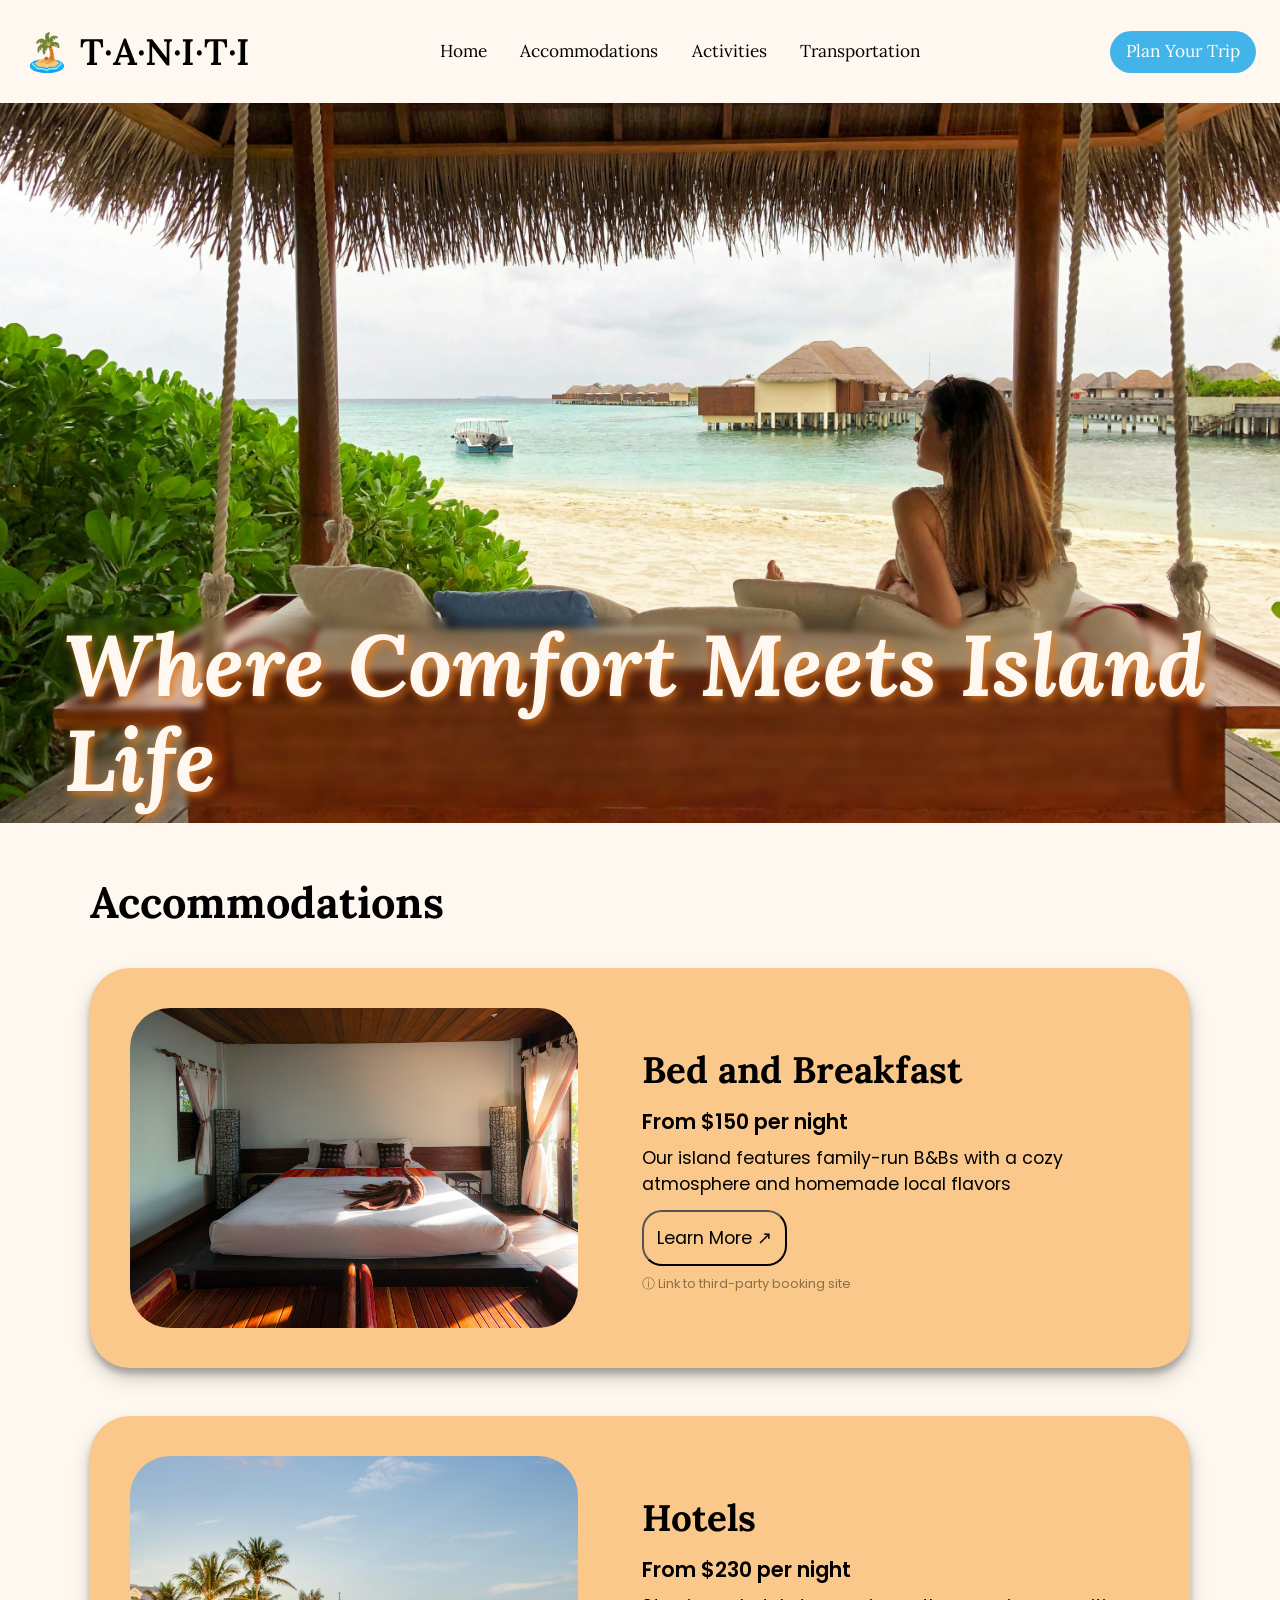
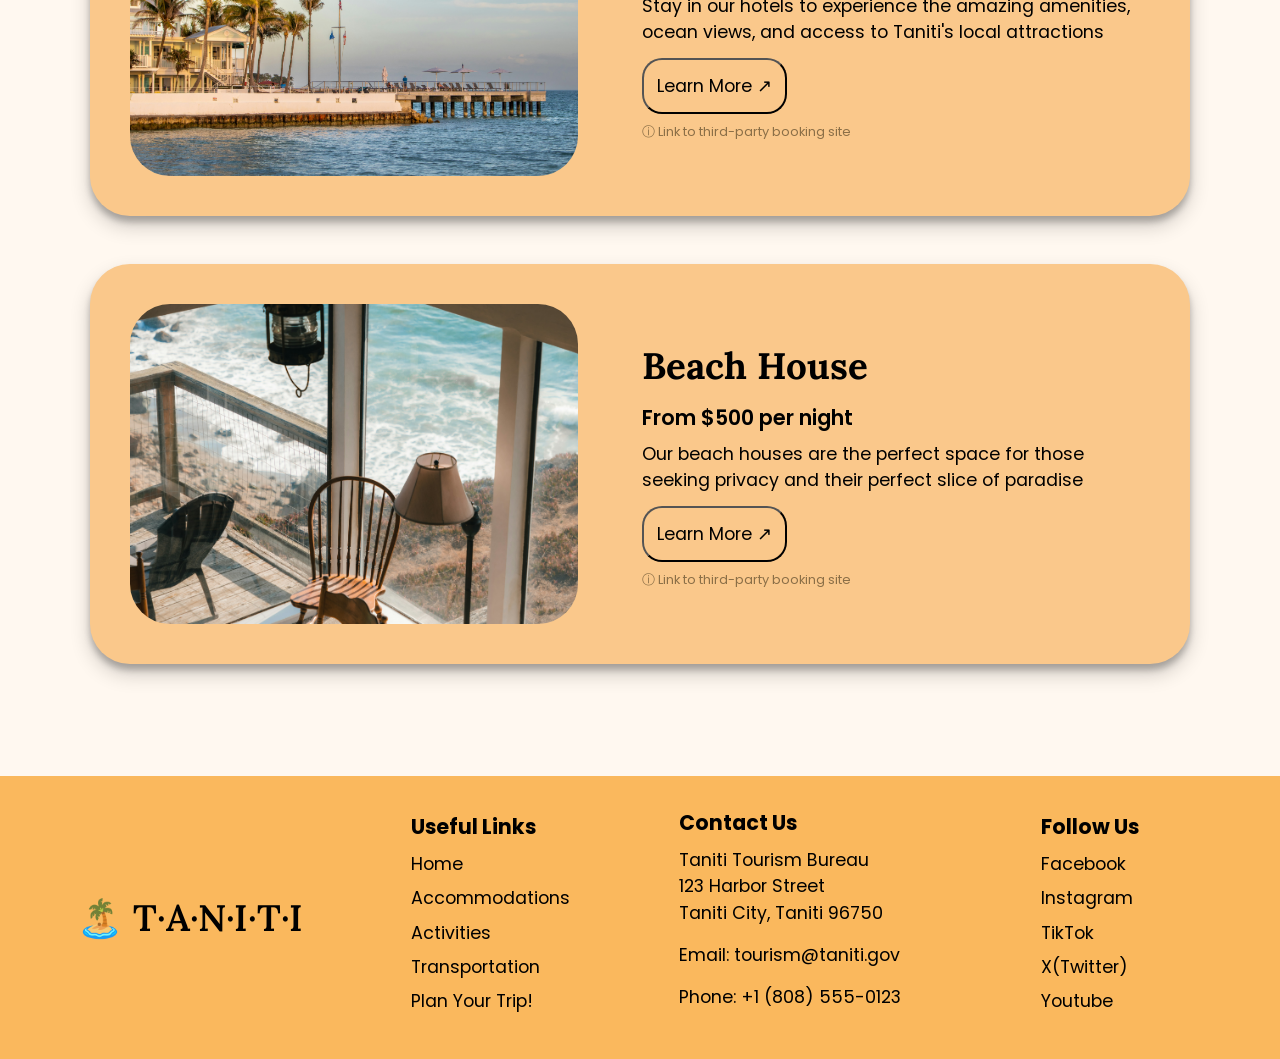
<file: travel-website/accommodations.html>
<!DOCTYPE html>
<html lang="en">
<head>
    <meta charset="UTF-8">
    <meta name="viewport" content="width=device-width, initial-scale=1.0">
    <link rel="stylesheet" href="style.css" >
    <title>Taniti Accommodations</title>
</head>
<body>
    <nav>
        <div class="navbar-container">
            <a href="index.html"><div id="logo">🏝️ T&#183;A&#183;N&#183;I&#183;T&#183;I</div></a>
            <ul>
                <li><a href="index.html">Home</a></li>
                <li><a href="accommodations.html">Accommodations</a></li>
                <li><a href="activities.html">Activities</a></li>
                <li><a href="transportation.html">Transportation</a></li>
            </ul>
            <a href="booking.html"><button class="cta-nav">Plan Your Trip</button></a>
        </div>

        <div class="hamburger">&#9776;</div>
    </nav>

    <section class="hero accommo-hero">
        <div class="home-hero-content">
            <h1>Where Comfort Meets Island Life</h1>
        </div>
    </section>

    <section class="page-content">
        <h2>Accommodations</h2>

        <div class="accommo-cards page-cards">
            <img src="images/accommo-bb.jpg" alt="photo of a room with a bed and a window with sunglight streaming in">
            <div class="flex-accommo">
                <h3 class="card-heading">Bed and Breakfast</h3>
                <p class="subheading">From $150 per night</p>
                <p class="subtext">Our island features family-run B&Bs with a cozy atmosphere and homemade local flavors</p>
                <button class="page-button">Learn More &nearr;</button>
                <p class="disclaimer">&#9432; Link to third-party booking site</p>
            </div>
        </div>

        <div class="accommo-cards page-cards">
            <img src="images/accommo-hotel.jpg" alt="photo of a room with a bed and a window with sunglight streaming in">
            <div class="flex-accommo">
                <h3 class="card-heading">Hotels</h3>
                <p class="subheading">From $230 per night</p>
                <p class="subtext">Stay in our hotels to experience the amazing amenities, ocean views, and access to Taniti's local attractions</p>
                <button class="page-button">Learn More &nearr;</button>
                <p class="disclaimer">&#9432; Link to third-party booking site</p>
            </div>
        </div>


        <div class="accommo-cards page-cards">
            <img src="images/accommo-beach-house.jpg" alt="photo of a room with a bed and a window with sunglight streaming in">
            <div class="flex-accommo">
                <h3 class="card-heading">Beach House</h3>
                <p class="subheading">From $500 per night</p>
                <p class="subtext">Our beach houses are the perfect space for those seeking privacy and their perfect slice of paradise</p>
                <button class="page-button">Learn More &nearr;</button>
                <p class="disclaimer">&#9432; Link to third-party booking site</p>
            </div>
        </div>
    </section>

    <footer>
        <div class="footer-container">
            
            <div class="column">
                <div id="logo">🏝️ T&#183;A&#183;N&#183;I&#183;T&#183;I</div>
            </div>
            <div class="column">
                <h3>Useful Links</h3>
                <ul>
                    <li><a href="index.html">Home</a></li>
                    <li><a href="accommodations.html">Accommodations</a></li>
                    <li><a href="activities.html">Activities</a></li>
                    <li><a href="transportation.html">Transportation</a></li>
                    <li><a href="booking.html">Plan Your Trip!</a></li>
                </ul>
            </div>
            <div class="column">
                <h3>Contact Us</h3>
                <p class="footer-margin">
                    Taniti Tourism Bureau<br>
                    123 Harbor Street<br>
                    Taniti City, Taniti 96750
                </p>
                <p class="footer-margin">
                    Email: <a href="#">tourism@taniti.gov</a>
                </p>
                <p class="footer-margin">
                    Phone: +1 (808) 555-0123
                </p>
            </div>
            <div class="column">
                <h3>Follow Us</h3>
                <ul>
                    <li><a href="#">Facebook</a></li>
                    <li><a href="#">Instagram</a></li>
                    <li><a href="#">TikTok</a></li>
                    <li><a href="#">X(Twitter)</a></li>
                    <li><a href="#">Youtube</a></li>
                </ul>
            </div>
        </div>
    </footer>

    <script>
        const hamburger = document.querySelector('.hamburger');
        const navBarContainer = document.querySelector('.navbar-container');

        hamburger.addEventListener('click', () => {
            navBarContainer.classList.toggle('active');
        });
    </script>
</body>
</html>
</file>
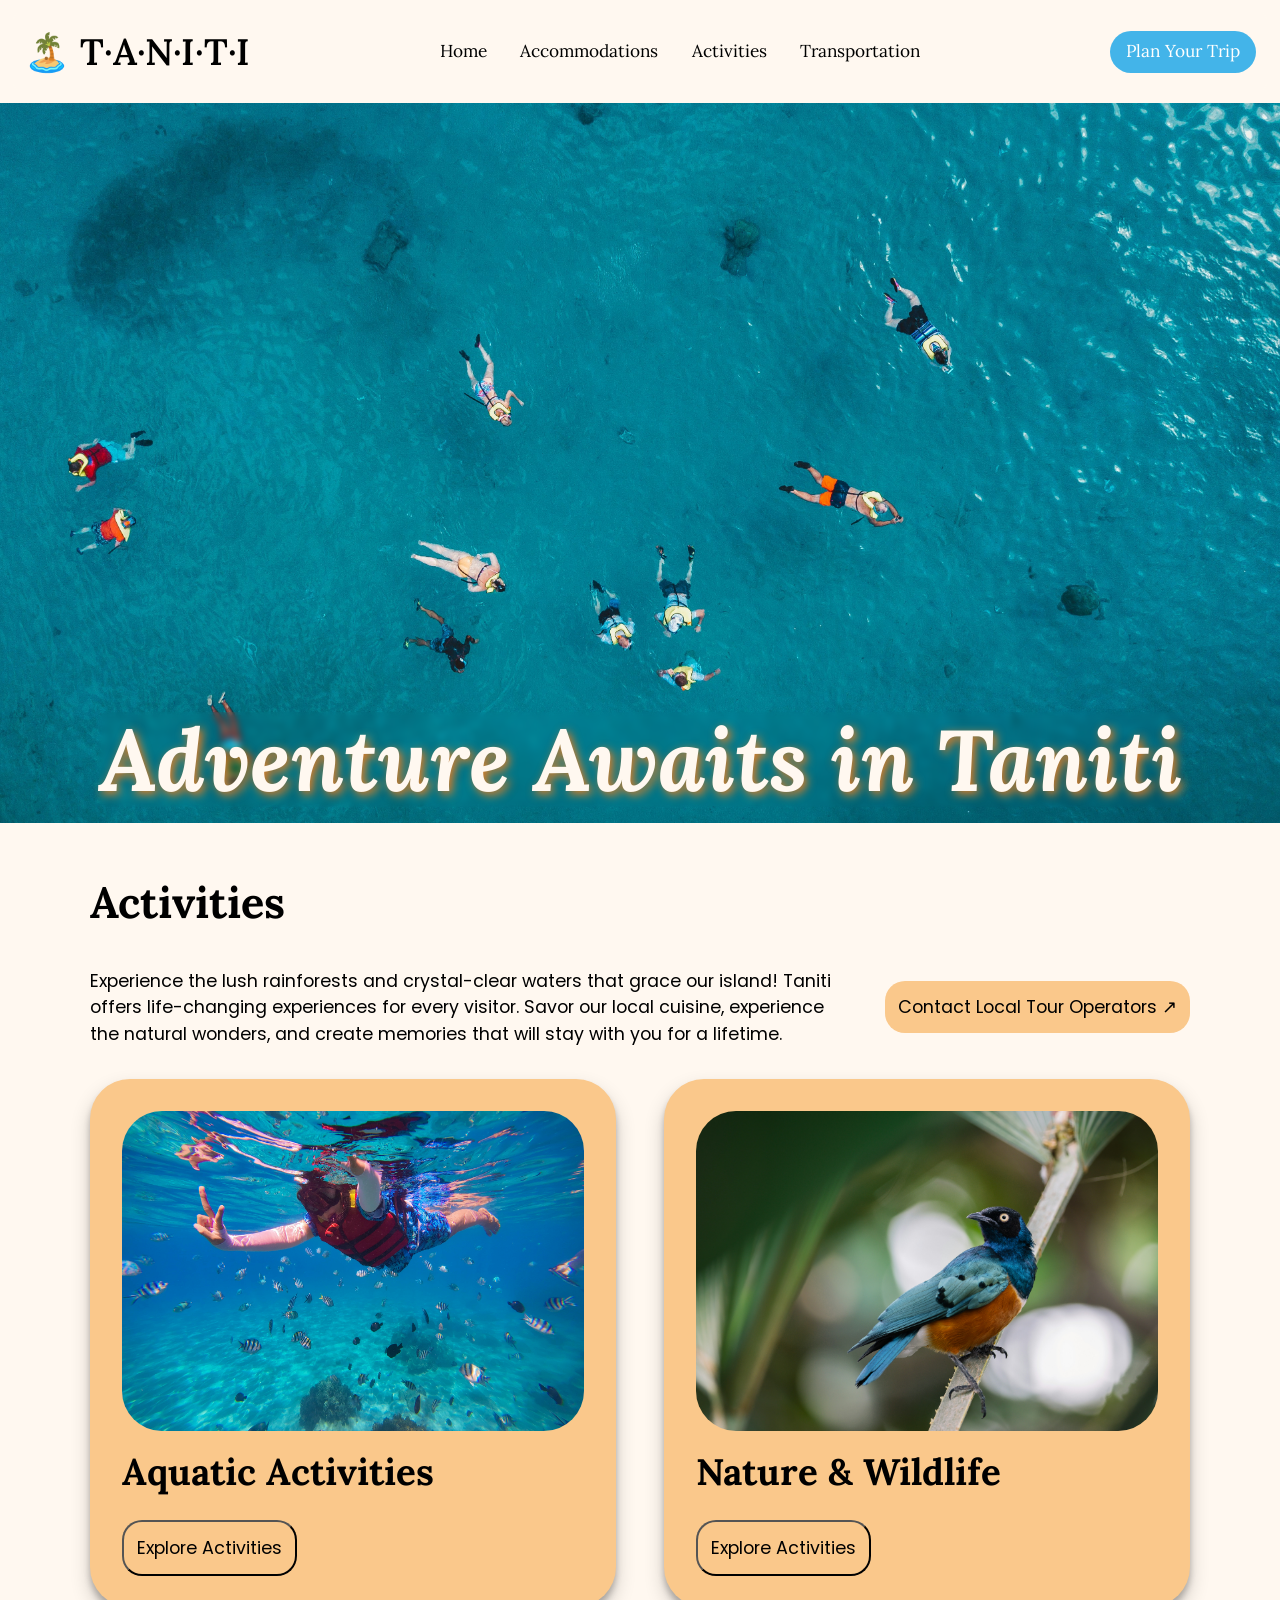
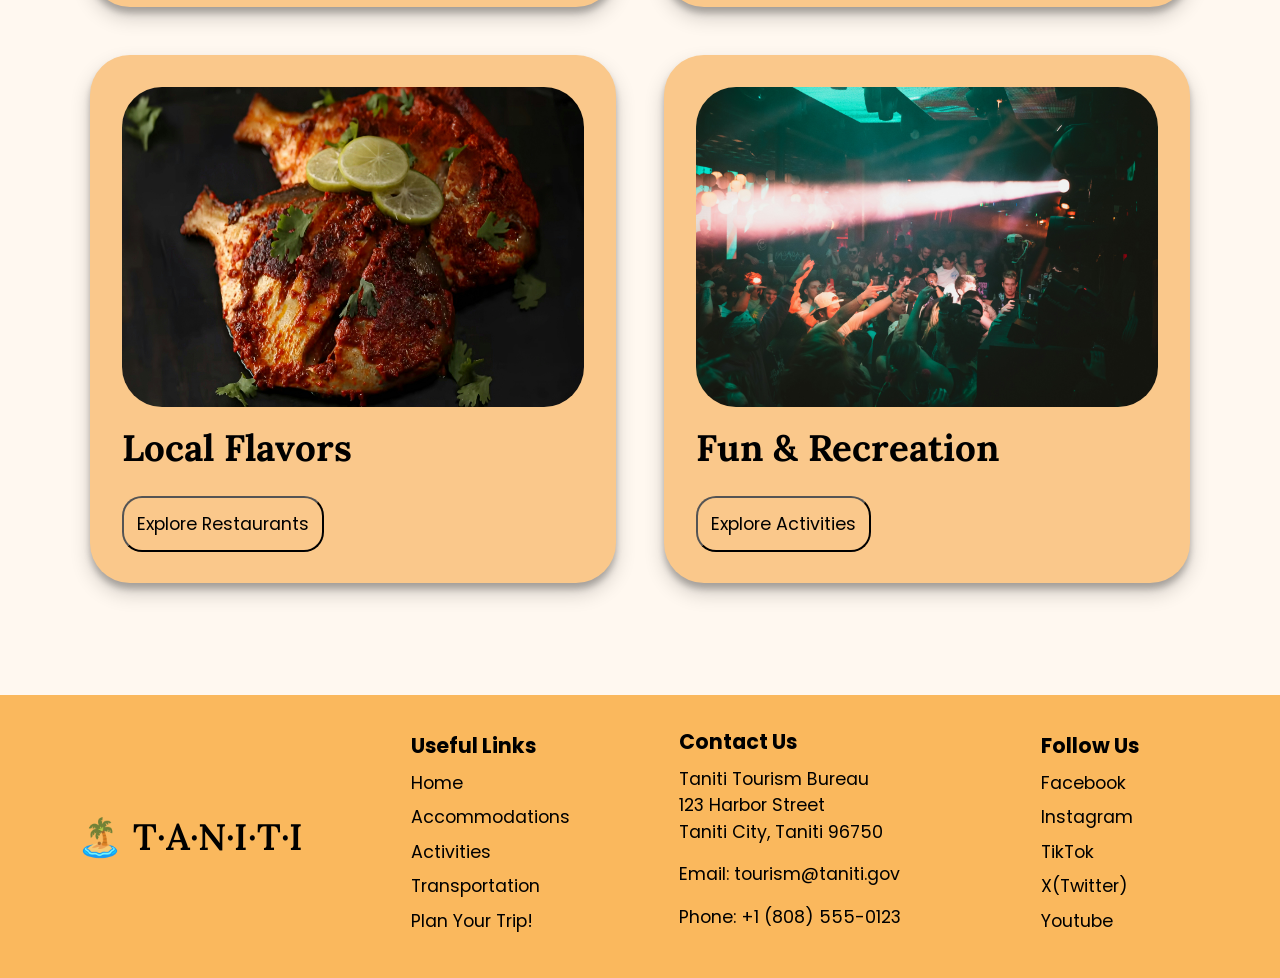
<file: travel-website/activities.html>
<!DOCTYPE html>
<html lang="en">
<head>
    <meta charset="UTF-8">
    <meta name="viewport" content="width=device-width, initial-scale=1.0">
    <title>Activities</title>
    <link rel="stylesheet" href="style.css" >
</head>
<body>
    <nav>
        <div class="navbar-container">
            <a href="index.html"><div id="logo">🏝️ T&#183;A&#183;N&#183;I&#183;T&#183;I</div></a>
            <ul>
                <li><a href="index.html">Home</a></li>
                <li><a href="accommodations.html">Accommodations</a></li>
                <li><a href="activities.html">Activities</a></li>
                <li><a href="transportation.html">Transportation</a></li>
            </ul>

            <button class="cta-nav"><a href="booking.html">Plan Your Trip</a></button>
        </div>
        <div class="hamburger">&#9776;</div>
    </nav>

    <section class="hero act-hero">
        <div class="home-hero-content">
            <h1>Adventure Awaits in Taniti</h1>
        </div>
    </section>

    <section class="page-content">
        <h2>Activities</h2>
        <div class="intro-section">
            <p>Experience the lush rainforests and crystal-clear waters that grace our island! Taniti offers life-changing experiences for every visitor. Savor our local cuisine, experience the natural wonders, and create memories that will stay with you for a lifetime.</p>
            <button class="page-button act-button">Contact Local Tour Operators &nearr;</button>
        </div>

        <div class="act-grid-container">
            <div class="act-card page-cards">
                <img src="images/act-card-aqua.jpg" alt="person doing the 'peace' sign with their hands while snorkling underwater with fishes around them">
                <h3 class="card-heading">Aquatic Activities</h3>
                <button class="page-button">Explore Activities</button>
            </div>

            <div class="act-card page-cards">
                <img src="images/act-nature.jpg" alt="picture of a blue and light brown bird on a branch of a tropical plant">
                <h3 class="card-heading">Nature & Wildlife</h3>
                <button class="page-button">Explore Activities</button>
            </div>

            <div class="act-card page-cards">
                <img src="images/act-fish.jpg" alt="cooked fish with some limes and cilantro all, against a dark background">
                <h3 class="card-heading">Local Flavors</h3>
                <button class="page-button">Explore Restaurants</button>
            </div>

            <div class="act-card page-cards">
                <img src="images/act-fun.jpg" alt="crowd of people raising their hands up in a small, dimly lit area">
                <h3 class="card-heading">Fun & Recreation</h3>
                <button class="page-button">Explore Activities</button>
            </div>
        </div>
    </section>

    <footer>
        <div class="footer-container">
            
            <div class="column">
                <div id="logo">🏝️ T&#183;A&#183;N&#183;I&#183;T&#183;I</div>
            </div>
            <div class="column">
                <h3>Useful Links</h3>
                <ul>
                    <li><a href="index.html">Home</a></li>
                    <li><a href="accommodations.html">Accommodations</a></li>
                    <li><a href="activities.html">Activities</a></li>
                    <li><a href="transportation.html">Transportation</a></li>
                    <li><a href="booking.html">Plan Your Trip!</a></li>
                </ul>
            </div>
            <div class="column">
                <h3>Contact Us</h3>
                <p class="footer-margin">
                    Taniti Tourism Bureau<br>
                    123 Harbor Street<br>
                    Taniti City, Taniti 96750
                </p>
                <p class="footer-margin">
                    Email: <a href="#">tourism@taniti.gov</a>
                </p>
                <p class="footer-margin">
                    Phone: +1 (808) 555-0123
                </p>
            </div>
            <div class="column">
                <h3>Follow Us</h3>
                <ul>
                    <li><a href="#">Facebook</a></li>
                    <li><a href="#">Instagram</a></li>
                    <li><a href="#">TikTok</a></li>
                    <li><a href="#">X(Twitter)</a></li>
                    <li><a href="#">Youtube</a></li>
                </ul>
            </div>
        </div>
    </footer>

    <script>
        const hamburger = document.querySelector('.hamburger');
        const navBarContainer = document.querySelector('.navbar-container');

        hamburger.addEventListener('click', () => {
            navBarContainer.classList.toggle('active');
        });
    </script>
</body>
</html>
</file>
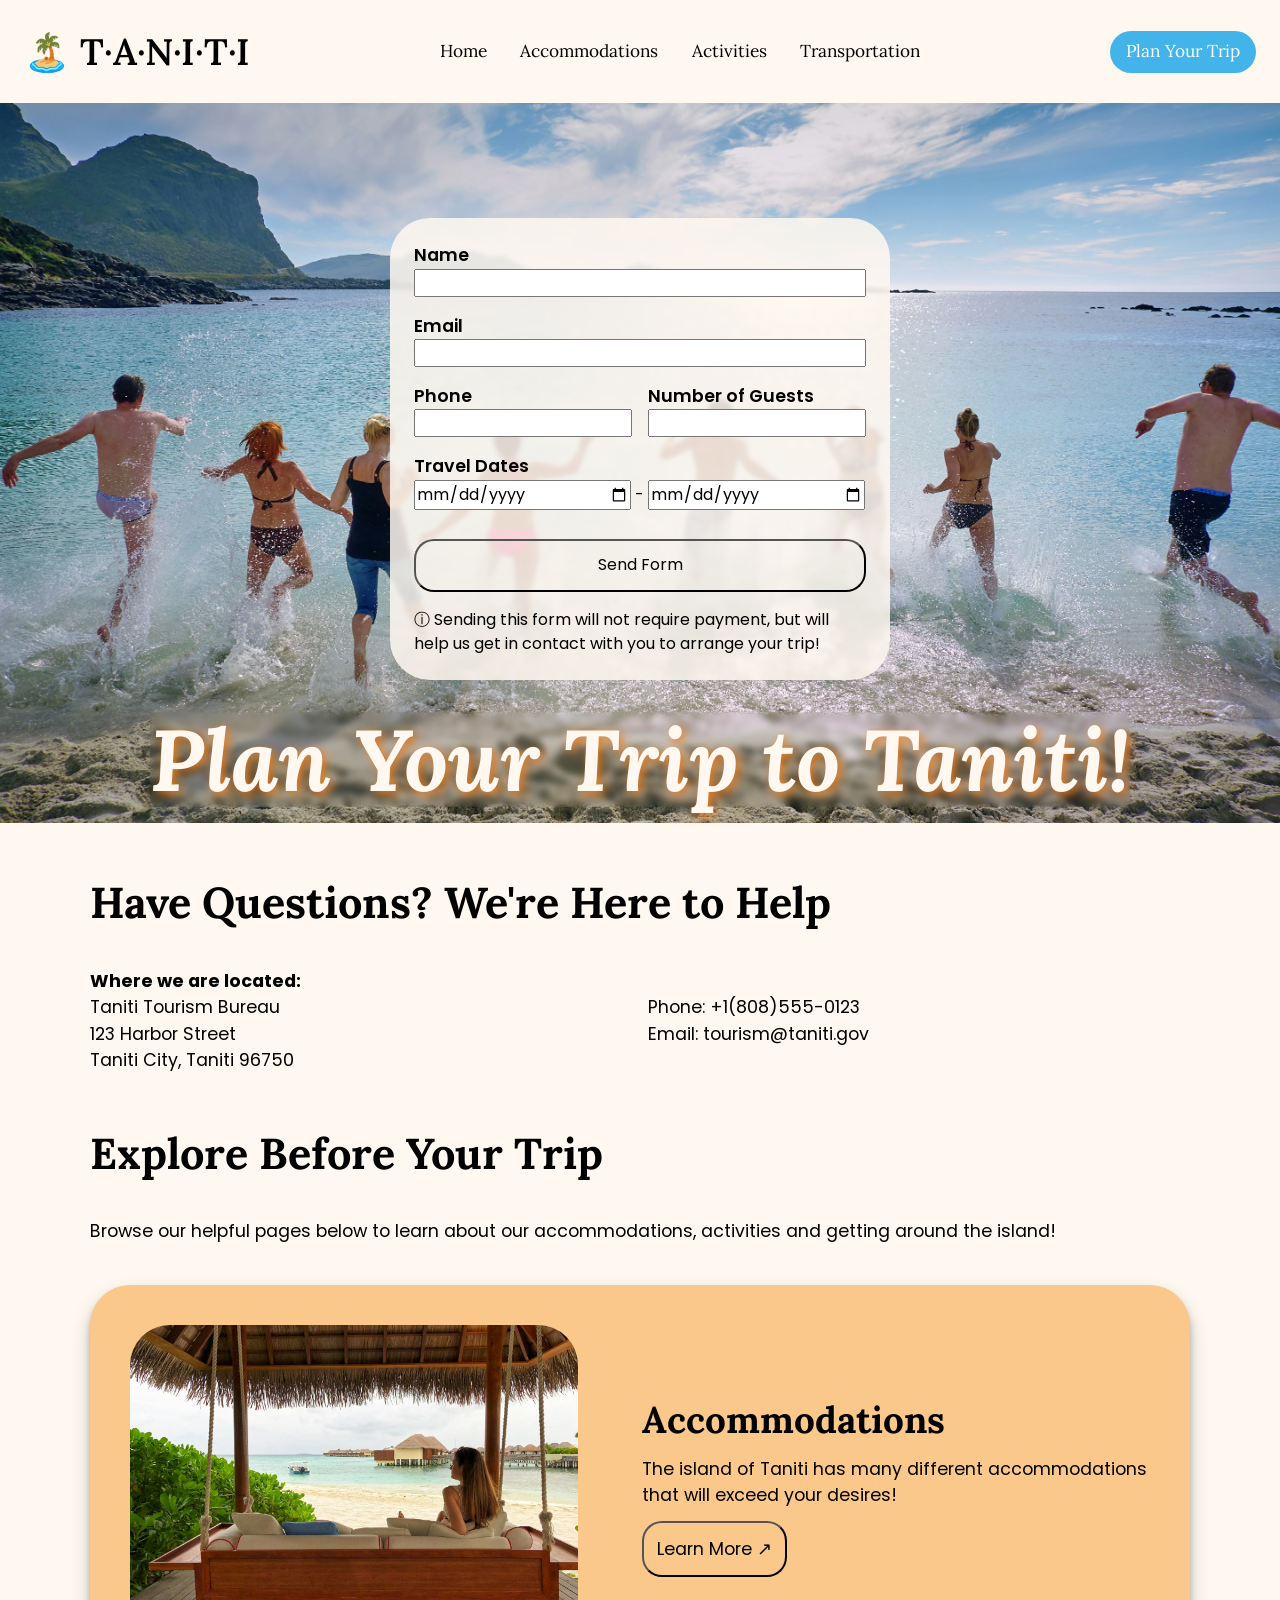
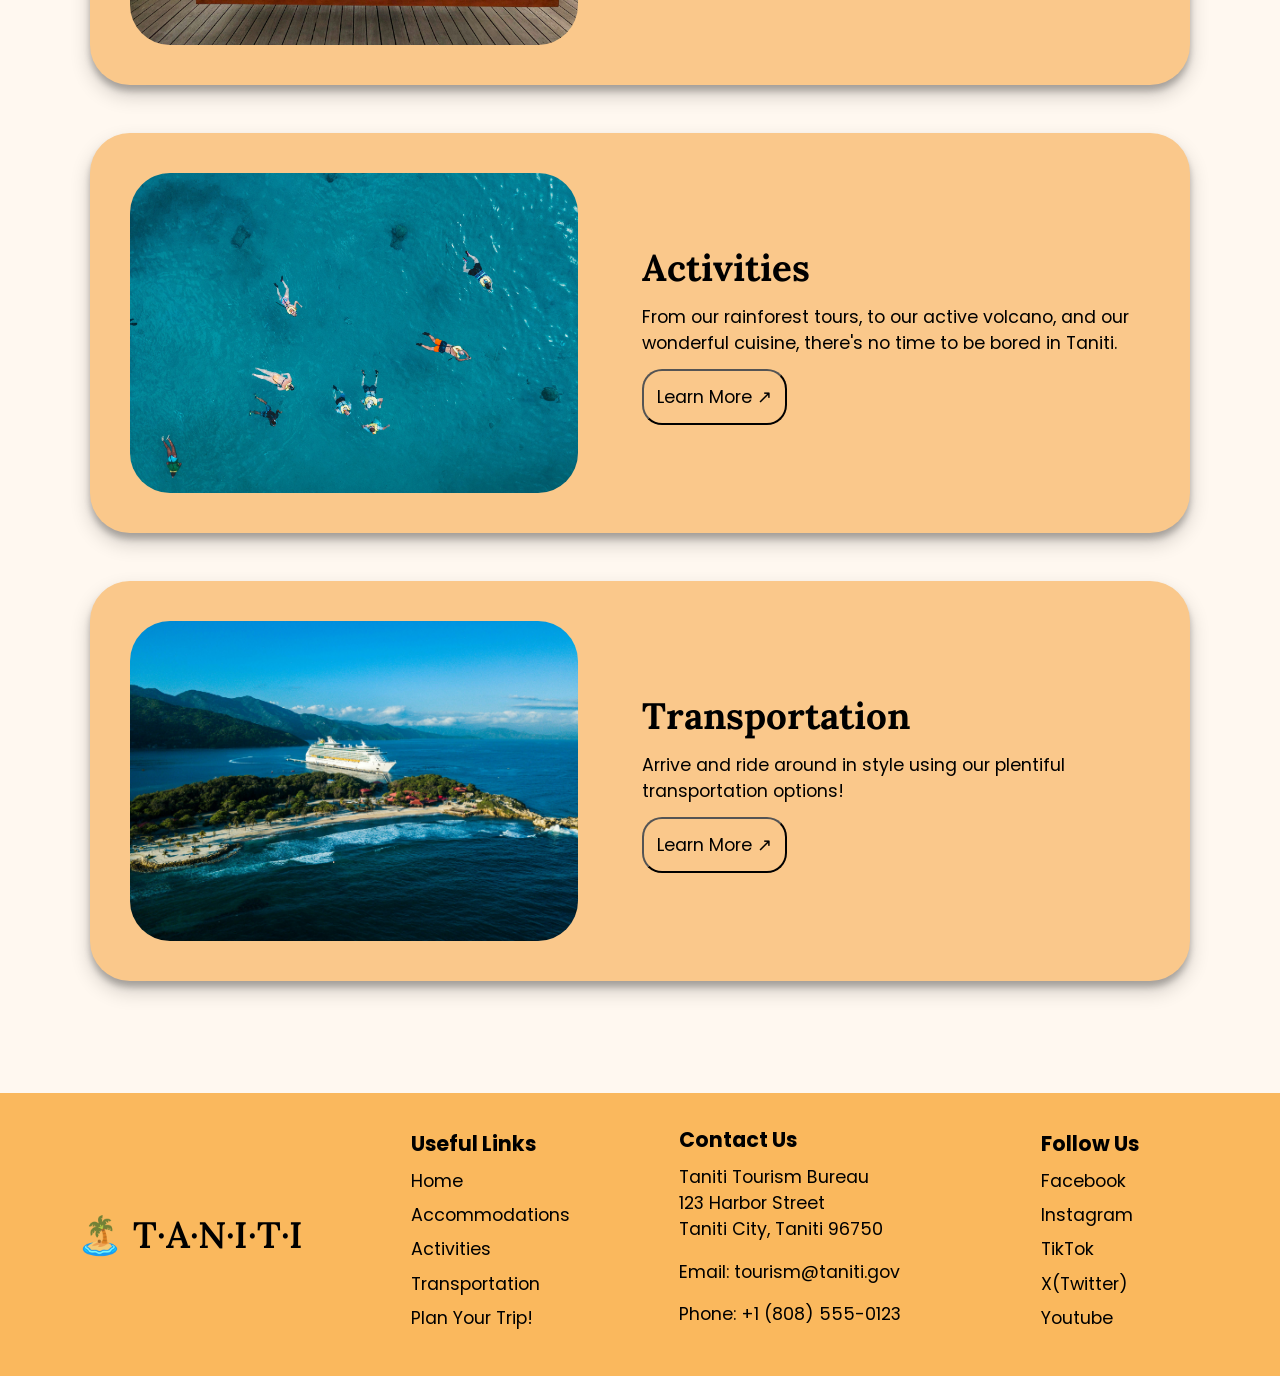
<file: travel-website/booking.html>
<!DOCTYPE html>
<html lang="en">
<head>
    <meta charset="UTF-8">
    <meta name="viewport" content="width=device-width, initial-scale=1.0">
    <title>Book Your Trip!</title>
    <link rel="stylesheet" href="style.css" >
</head>
<body>
    <nav>
        <div class="navbar-container">
            <a href="index.html"><div id="logo">🏝️ T&#183;A&#183;N&#183;I&#183;T&#183;I</div></a>
            <ul>
                <li><a href="index.html">Home</a></li>
                <li><a href="accommodations.html">Accommodations</a></li>
                <li><a href="activities.html">Activities</a></li>
                <li><a href="transportation.html">Transportation</a></li>
            </ul>

            <a href="booking.html"><button class="cta-nav">Plan Your Trip</button></a>
        </div>
        <div class="hamburger">&#9776;</div>
    </nav>

    <section class="hero booking-hero">
        <form>
            <div class="form-group">
                <label for="name">Name</label><br>
                <input type="text" id="name" name="name"><br>
            </div>

            <div class="form-group">
                <label for="email">Email</label><br>
                <input type="email" id="email" name="email"><br>
            </div>

            <div class="form-group">
                <div class="grid-form">
                    <div>
                        <label for="phone">Phone</label><br>
                        <input type="tel" id="phone" name="phone"><br>            
                    </div>

                    <div>
                        <label for="guests">Number of Guests</label><br>
                        <input type="number" id="guests" name="guests"><br>            
                    </div>
                </div>
            </div>

            <div class="form-group">
                <label for="travel">Travel Dates</label><br>
                <input type="date" id="travel" name="travel"> - <input type="date" id="travel" name="travel"><br>
            </div>

            <button class="page-button" type="button" onclick="this.textContent='Request Sent!'; this.disabled=true;">Send Form</button>
            <p>&#9432; Sending this form will not require payment, but will help us get in contact with you to arrange your trip!</p>
        </form>
        <div class="home-hero-content">
            <h1>Plan Your Trip to Taniti!</h1>
        </div>
    </section>

    <section class="page-content">
        <h2>Have Questions? We're Here to Help</h2>
        <div class="grid-form">
            <div>
                <strong>Where we are located: </strong><br>
                    Taniti Tourism Bureau<br>
                    123 Harbor Street<br>
                    Taniti City, Taniti 96750
            </div>
            <div>
                <br>
                Phone: +1(808)555-0123<br>
                Email: tourism@taniti.gov
            </div>
        </div>

        <h2>Explore Before Your Trip</h2>
        <p class="margin-p-el">Browse our helpful pages below to learn about our accommodations, activities and getting around the island!</p>

        <div class="accommo-cards page-cards">
            <img src="images/accommo-hero.jpg" alt="woman sitting on a wide swing looking out at the ocean">
            <div class="flex-accommo">
                <h3 class="card-heading">Accommodations</h3>
                <p class="subtext">The island of Taniti has many different accommodations that will exceed your desires!</p>
                <a href="accommodations.html"><button class="page-button">Learn More &nearr;</button></a>
            </div>
        </div>

        <div class="accommo-cards page-cards">
            <img src="images/act-hero.jpg" alt="aerial view of many people swimming in blue ocean water with a turtle also in view to the side">
            <div class="flex-accommo">
                <h3 class="card-heading">Activities</h3>
                <p class="subtext">From our rainforest tours, to our active volcano, and our wonderful cuisine, there's no time to be bored in Taniti.</p>
                <a href="activities.html"><button class="page-button">Learn More &nearr;</button></a>
            </div>
        </div>

        <div class="accommo-cards page-cards">
            <img src="images/trans-hero.jpg" alt="cruise ship arriving to an island with greenery and beaches">
            <div class="flex-accommo">
                <h3 class="card-heading">Transportation</h3>
                <p class="subtext">Arrive and ride around in style using our plentiful transportation options!</p>
                <a href="transportation.html"><button class="page-button">Learn More &nearr;</button></a>
            </div>
        </div>


    </section>

    <footer>
        <div class="footer-container">
            
            <div class="column">
                <div id="logo">🏝️ T&#183;A&#183;N&#183;I&#183;T&#183;I</div>
            </div>
            <div class="column">
                <h3>Useful Links</h3>
                <ul>
                    <li><a href="index.html">Home</a></li>
                    <li><a href="accommodations.html">Accommodations</a></li>
                    <li><a href="activities.html">Activities</a></li>
                    <li><a href="transportation.html">Transportation</a></li>
                    <li><a href="booking.html">Plan Your Trip!</a></li>              
                </ul>
            </div>
            <div class="column">
                <h3>Contact Us</h3>
                <p class="footer-margin">
                    Taniti Tourism Bureau<br>
                    123 Harbor Street<br>
                    Taniti City, Taniti 96750
                </p>
                <p class="footer-margin">
                    Email: <a href="#">tourism@taniti.gov</a>
                </p>
                <p class="footer-margin">
                    Phone: +1 (808) 555-0123
                </p>
            </div>
            <div class="column">
                <h3>Follow Us</h3>
                <ul>
                    <li><a href="#">Facebook</a></li>
                    <li><a href="#">Instagram</a></li>
                    <li><a href="#">TikTok</a></li>
                    <li><a href="#">X(Twitter)</a></li>
                    <li><a href="#">Youtube</a></li>
                </ul>
            </div>
        </div>
    </footer>

    <script>
        const hamburger = document.querySelector('.hamburger');
        const navBarContainer = document.querySelector('.navbar-container');

        hamburger.addEventListener('click', () => {
            navBarContainer.classList.toggle('active');
        });
    </script>
</body>
</body>
</html>
</file>
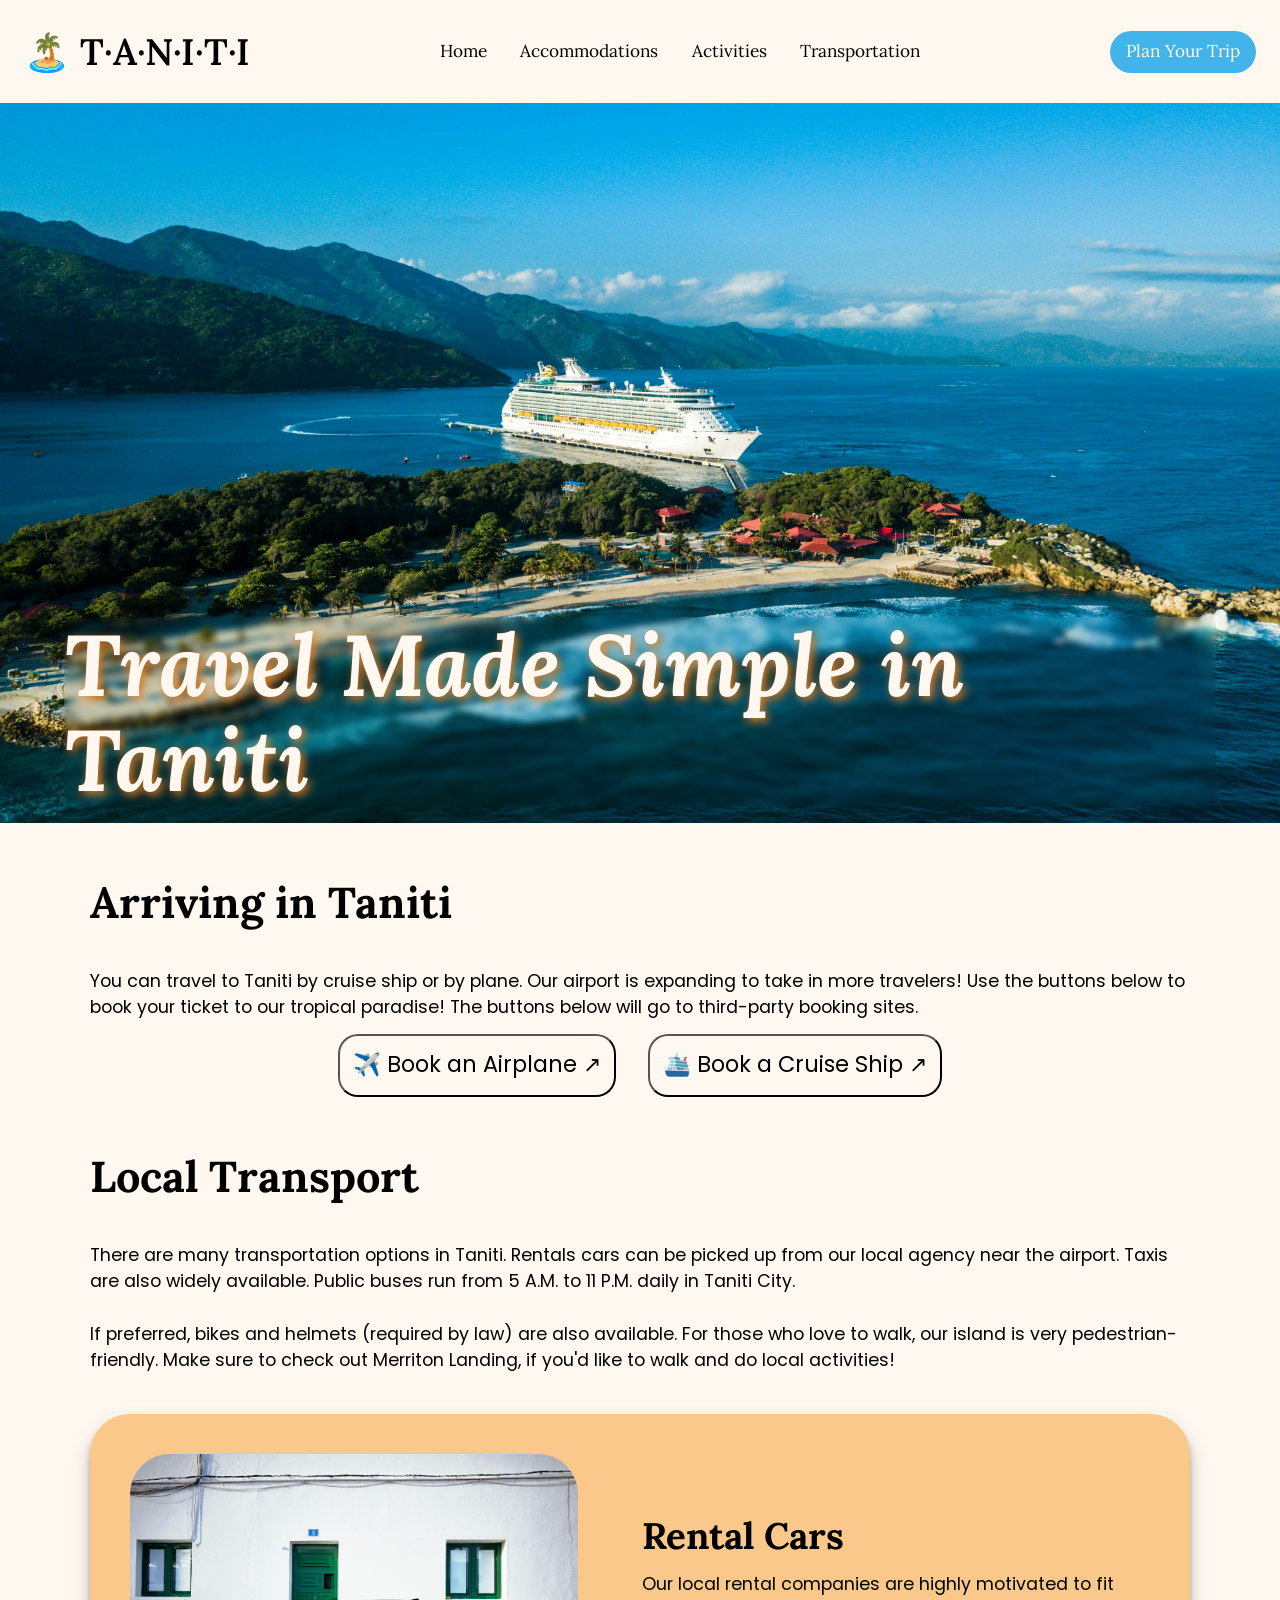
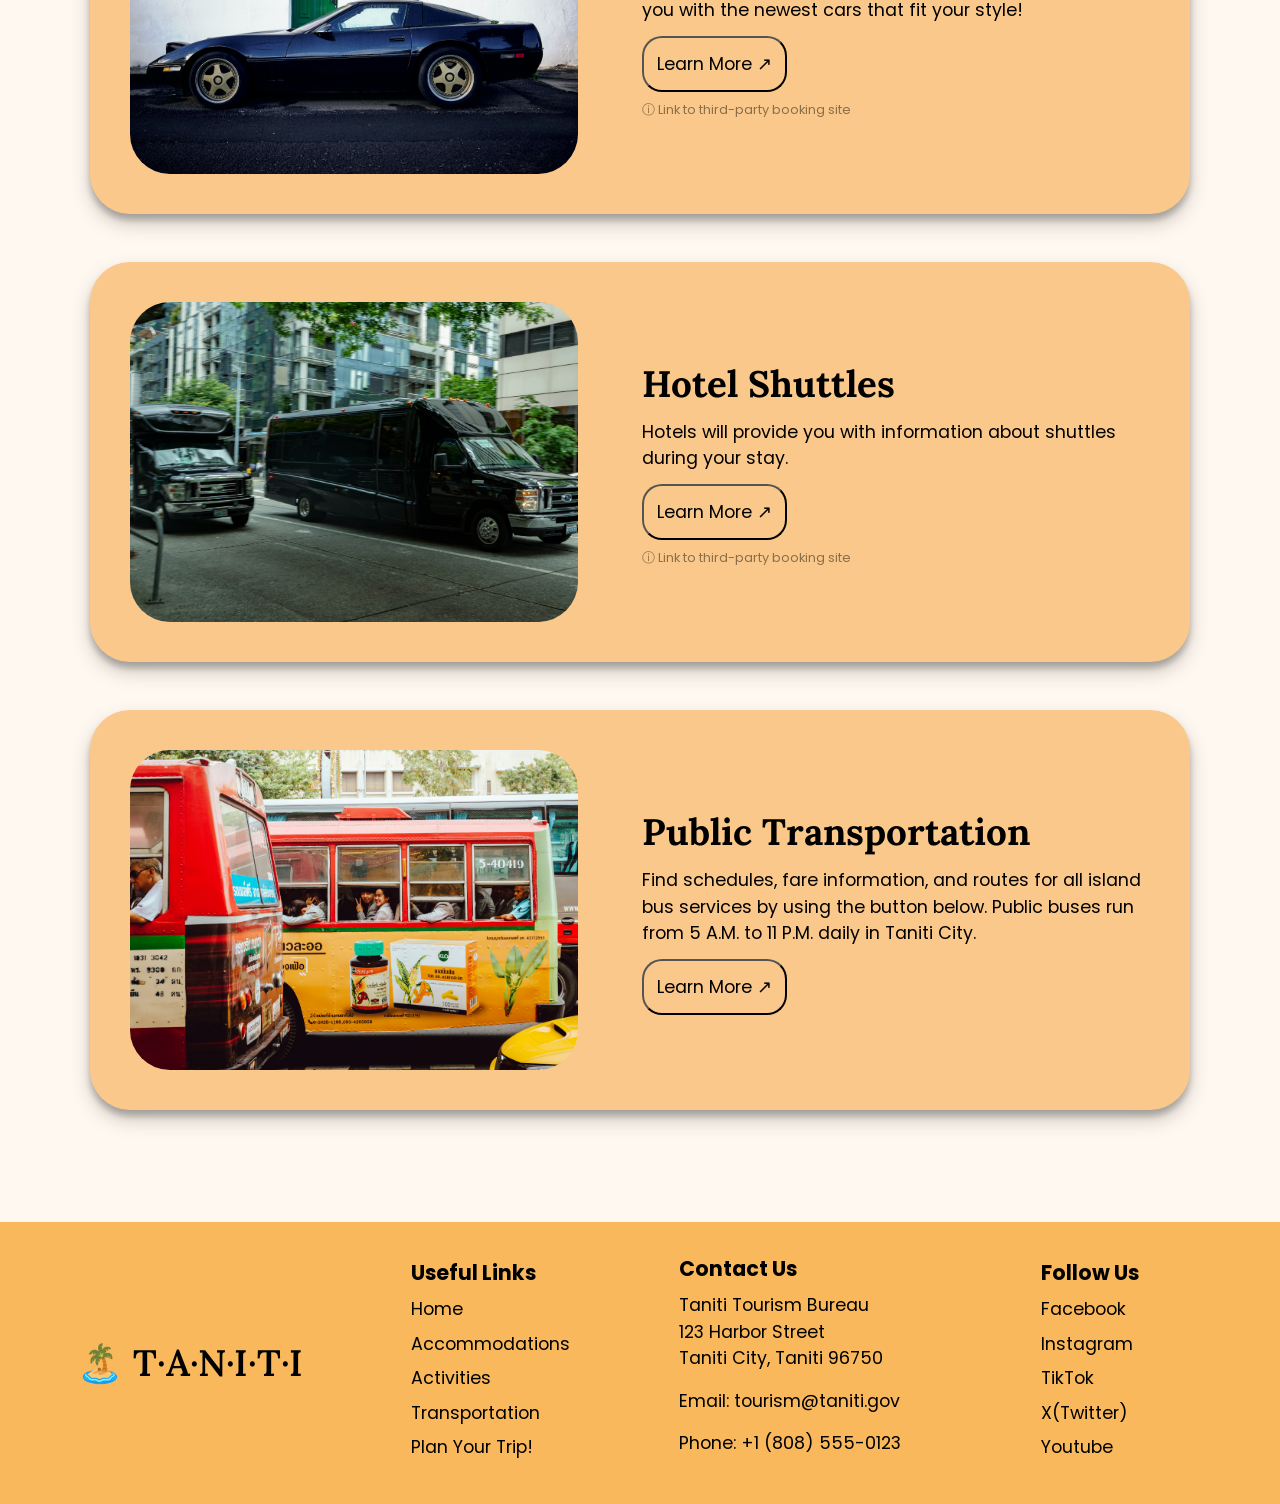
<file: travel-website/transportation.html>
<!DOCTYPE html>
<html lang="en">
<head>
    <meta charset="UTF-8">
    <meta name="viewport" content="width=device-width, initial-scale=1.0">
    <title>Transportation</title>
    <link rel="stylesheet" href="style.css" >
</head>
<body>
    <nav>
        <div class="navbar-container">
            <a href="index.html"><div id="logo">🏝️ T&#183;A&#183;N&#183;I&#183;T&#183;I</div></a>
            <ul>
                <li><a href="index.html">Home</a></li>
                <li><a href="accommodations.html">Accommodations</a></li>
                <li><a href="activities.html">Activities</a></li>
                <li><a href="transportation.html">Transportation</a></li>
            </ul>
            <a href="booking.html"><button class="cta-nav">Plan Your Trip</button></a>
        </div>
        <div class="hamburger">&#9776;</div>
    </nav>

    <section class="hero trans-hero">
        <div class="home-hero-content">
            <h1>Travel Made Simple in Taniti</h1>
        </div>
    </section>

    <section class="page-content">
        <h2>Arriving in Taniti</h2>
        <p>You can travel to Taniti by cruise ship or by plane. Our airport is expanding to take in more travelers! Use the buttons below to book your ticket to our tropical paradise! The buttons below will go to third-party booking sites.</p>
        <div class="button-trans-flex">
            <button class="page-button">✈️ Book an Airplane &nearr;</button>
            <button class="page-button">🛳️ Book a Cruise Ship &nearr;</button>
        </div>

        <h2>Local Transport</h2>
        <p class="margin-p-el">There are many transportation options in Taniti. Rentals cars can be picked up from our local agency near the airport. Taxis are also widely available. Public buses run from 5 A.M. to 11 P.M. daily in Taniti City. <br><br>If preferred, bikes and helmets (required by law) are also available. For those who love to walk, our island is very pedestrian-friendly. Make sure to check out Merriton Landing, if you'd like to walk and do local activities!</p>

        <div class="accommo-cards page-cards">
            <img src="images/rental-car.jpg" alt="blue car against a white building with green doors and green window frames">
            <div class="flex-accommo">
                <h3 class="card-heading">Rental Cars</h3>
                <p class="subtext">Our local rental companies are highly motivated to fit you with the newest cars that fit your style!</p>
                <button class="page-button">Learn More &nearr;</button>
                <p class="disclaimer">&#9432; Link to third-party booking site</p>
            </div>
        </div>

        <div class="accommo-cards page-cards">
            <img src="images/transport-shuttle.jpg" alt="two shuttle cars driving down a road with white buildings around them">
            <div class="flex-accommo">
                <h3 class="card-heading">Hotel Shuttles</h3>
                <p class="subtext">Hotels will provide you with information about shuttles during your stay.</p>
                <button class="page-button">Learn More &nearr;</button>
                <p class="disclaimer">&#9432; Link to third-party booking site</p>
            </div>
        </div>

        <div class="accommo-cards page-cards">
            <img src="images/bus-transport.jpg" alt="people on red and yellow bus smiling and waving from inside the bus">
            <div class="flex-accommo">
                <h3 class="card-heading">Public Transportation</h3>
                <p class="subtext">Find schedules, fare information, and routes for all island bus services by using the button below. Public buses run from 5 A.M. to 11 P.M. daily in Taniti City.</p>
                <button class="page-button">Learn More &nearr;</button>
            </div>
        </div>
    </section>

    <footer>
        <div class="footer-container">
            
            <div class="column">
                <div id="logo">🏝️ T&#183;A&#183;N&#183;I&#183;T&#183;I</div>
            </div>
            <div class="column">
                <h3>Useful Links</h3>
                <ul>
                    <li><a href="index.html">Home</a></li>
                    <li><a href="accommodations.html">Accommodations</a></li>
                    <li><a href="activities.html">Activities</a></li>
                    <li><a href="transportation.html">Transportation</a></li>
                    <li><a href="booking.html">Plan Your Trip!</a></li>
                </ul>
            </div>
            <div class="column">
                <h3>Contact Us</h3>
                <p class="footer-margin">
                    Taniti Tourism Bureau<br>
                    123 Harbor Street<br>
                    Taniti City, Taniti 96750
                </p>
                <p class="footer-margin">
                    Email: <a href="#">tourism@taniti.gov</a>
                </p>
                <p class="footer-margin">
                    Phone: +1 (808) 555-0123
                </p>
            </div>
            <div class="column">
                <h3>Follow Us</h3>
                <ul>
                    <li><a href="#">Facebook</a></li>
                    <li><a href="#">Instagram</a></li>
                    <li><a href="#">TikTok</a></li>
                    <li><a href="#">X(Twitter)</a></li>
                    <li><a href="#">Youtube</a></li>
                </ul>
            </div>
        </div>
    </footer>

    <script>
        const hamburger = document.querySelector('.hamburger');
        const navBarContainer = document.querySelector('.navbar-container');

        hamburger.addEventListener('click', () => {
            navBarContainer.classList.toggle('active');
        });
    </script>
</body>
</html>
</file>
<file: travel-website/style.css>
@import url('https://fonts.googleapis.com/css2?family=Lora:ital,wght@0,400..700;1,400..700&display=swap');
@import url('https://fonts.googleapis.com/css2?family=Poppins:ital,wght@0,100;0,200;0,300;0,400;0,500;0,600;0,700;0,800;0,900;1,100;1,200;1,300;1,400;1,500;1,600;1,700;1,800;1,900&display=swap');

* {
  margin: 0;
  padding: 0;
  box-sizing: border-box;
}

html, body {
  min-height: 100vh;
  line-height: 1.5;
  font-family: 'Poppins', sans-serif;
  font-size: 100%;
  background-color: #fff8f0;
}

img {
  display: block;
  max-width: 100%;
}

input, button, select, textarea {
  font: inherit;
}

ul, ol {
  list-style: none;
}

a {
  text-decoration: none;
  color: inherit;
}

nav {
    position: sticky;
    top: 0;
    background: rgba(255, 248, 240, 0.85);
    backdrop-filter: blur(10px);
    z-index: 100;
}

.navbar-container {
    display: flex;
    align-items: center;
    padding: 1.5rem;
    gap: 2.5rem;
    font-family: 'Lora', serif;
    font-size: clamp(1rem, 1.35vw, 1.5rem);
}

#logo {
    font-size: clamp(1.6rem, 5.4vw, 2.3rem);
    font-weight: 600;
    font-family: 'Lora', serif;
}

nav ul {
    display: flex;
    gap: 2.1rem;
    margin: 0 auto;
}

 nav ul li {
    text-shadow: none;
    transition: text-shadow 0.2s ease-in-out;
 }

 nav ul li:hover {
    text-shadow: 0 0 30px #43b4e9, 0 0 25px #43b4e9;
 }

.cta-nav {
    background-color: #43b4e9;
    transition: background-color 0.5s ease;
    border: none;
    color: #fff;
    padding: 0.5rem 1rem;
    border-radius: 1.5rem;
}

.cta-nav:hover {
    background-color: #3495c2;
    cursor: pointer;
    color: #fac88b;
}

.cta-nav:active {
    transform: translateY(1px);
}

.hamburger {
    display: none;
}

.hero {
    display: flex;
    flex-direction: column;
    height: 80vh;
    justify-content: flex-end;
    align-items: center;
    gap: 2rem;
    padding: 0 5%;
}

.home-hero {
    background-image: url('images/heroImage.jpg');
    background-size: cover;
    background-position: right center;
}

.home-hero-content {
    max-width: 1500px;
    border-radius: 8px;
    margin-bottom: 1rem;
    backdrop-filter: blur(3px);
}

.home-hero-content h1 {
    font-family: 'Lora', serif;
    font-size: clamp(2.3rem, 7.2vw, 5.4rem);
    line-height: 1.1;
    font-weight: 700;
    font-style: italic;
    color: #fff8f0;
    text-shadow: 3px 3px 10px #E67E22;
}

.page-content {
    max-width: 1100px;
    margin: 0 auto;
    font-size: clamp(0.9rem, 2.7vw, 1.1rem);
}

.page-content h2 {
    font-family: 'Lora', serif;
    font-size: clamp(1.8rem, 5.4vw, 2.7rem);
    margin: 3rem 0 2rem;
}

.card-container {
    display: grid;
    grid-template-columns: repeat(auto-fit, minmax(300px, 1fr));
    gap: 0.3rem;
}

.card {
    border-radius: 10px;
    height: 30rem;
    display: flex;
    padding: 1rem;
    flex-direction: column;
    justify-content: end;
    position: relative;
    z-index: 0;
    cursor: pointer;
    box-shadow: 0px 10px 20px rgba(0, 0, 0, 0.19), 0px 6px 6px rgba(0, 0, 0, 0.23)
}

.card::before {
    will-change: background-color;
    content: "";
    position: absolute;
    top: 0;
    bottom: 0;
    left: 0;
    right: 0;
    background-color: rgba(0, 0, 0, 0.2);
    z-index: 1;
    pointer-events: none;
    border-radius: 10px;
}

.card h3 {
    color: #fff;
    font-size: clamp(1.4rem, 4.5vw, 1.8rem);
    font-family: 'Lora', serif;
    position: relative;
    z-index: 2;
    text-shadow: 0 2px 8px rgba(0, 0, 0, 0.6)
}

.card-button {
    background-color: transparent;
    border: 1px solid #fff;
    color: #fff;
    align-self: flex-start;
    padding: 0.4rem;
    border-radius: 13px;
    position: relative;
    z-index: 2;
}

.hidden-text {
    will-change: opacity, max-height;
    color: #fff;
    margin-bottom: 0.5rem;
    position: relative;
    z-index: 2;
    opacity: 0;
    max-height: 0;
    visibility: hidden;
    overflow: hidden;
    transition: opacity 0.12s ease, max-height 0.12s ease, visibility 0s linear 0.12s;
}

.card:hover::before {
    background-color: rgba(0, 0, 0, 0.5);
}

.card:hover .hidden-text {
    opacity: 1;
    max-height: 70px;
    visibility: visible;
    transition: opacity 0.12s ease, max-height 0.12s ease, visibility 0s;
}

.rainforest-card {
    background-image: url('images/rainforest-home.jpg');
    background-size: cover;
    background-position: center bottom;
}

.beach-card {
    background-image: url('images/beach-home-card.jpg');
    background-size: cover;
    background-position: center center;
}

.amenities-card {
    background-image: url('images/amenities-home.jpg');
    background-size: cover;
    background-position: center center;
}

.divider-line {
    height: 0px;
    width: 100%;
    border-top: 10px solid #43b4e9;
    margin-bottom: 1rem;
}

.grid-container {
    display: grid;
    align-items: center;
    grid-template-columns: 1fr 1fr;
    margin-bottom: 1rem;
    cursor: pointer;
}

.target {
    transition: font-size 0.2s ease;
}

.left-grid {
    font-size: clamp(1.3rem, 4.5vw, 1.8rem);
    font-weight: 600;
}

.grid-container:hover .target {
    font-size: clamp(2rem, 7vw, 3.2rem);
}

.right-grid {
    font-size: clamp(1.1rem, 3.6vw, 1.4rem);
}

footer {
    background-color: #fab85d;
    padding: 2rem 0;
    margin-top: 7rem;
    font-size: clamp(0.8rem, 2.7vw, 1.1rem);
}

.footer-container {
    max-width: 1200px;
    margin: 0 auto;
    display: grid;
    grid-template-columns: repeat(auto-fit, minmax(270px, 1fr));
    place-items: center;
}

.footer-margin {
    margin-bottom: 1rem;
}

.column ul li, .column h3 {
    margin-bottom: 0.5rem;
}

footer a:hover {
    color: #43b4e9;
}

.accommo-hero {
    background-image: url('images/accommo-hero.jpg');
    background-size: cover;
    background-position: center center;
}

.accommo-cards {
    display: grid;
    grid-template-columns: auto 1fr;
    gap: 4rem;
    padding: 2.5rem;
    background-color: #fac88b;
    border-radius: 40px;
    margin-bottom: 3rem;
}

.page-cards {
    transition: transform 0.3s ease;
    box-shadow: 0px 10px 20px rgba(0, 0, 0, 0.19), 0px 6px 6px rgba(0, 0, 0, 0.23);
}

.page-cards:hover {
    transform: translateY(-10px);
    box-shadow: 0px 15px 30px rgba(0, 0, 0, 0.25), 0px 10px 10px rgba(0, 0, 0, 0.3);
}

.accommo-cards img {
    width: 28rem;
    height: 20rem;
    border-radius: 40px;
    object-fit: cover;
    object-position: center bottom;
}

.flex-accommo {
    display: flex;
    flex-direction: column;
    justify-content: center;
    flex: 0 0 500px;
}

.card-heading {
    font-size: clamp(1.5rem, 5.4vw, 2.3rem);
    font-family: 'Lora', serif;
    margin-bottom: 0.5rem;
}

.flex-accommo > .subheading {
    font-size: clamp(1rem, 3.6vw, 1.3rem);
    font-weight: 600;
    margin-bottom: 0.5rem;
}

.page-button {
    align-self: flex-start;
    padding: 0.8rem;
    border-radius: 20px;
    background-color: transparent;
    margin-top: 0.8rem;
    cursor: pointer;
    transition: color 0.3s ease;
}

.page-button:hover {
    background-color: #3495c2;
    color: #fac88b;
}

.disclaimer {
    font-size: clamp(0.7rem, 2.3vw, 0.8rem);
    color: #8b6f47;
    margin-top: 0.5rem;
}

.act-hero {
    background-image: url('images/act-hero.jpg');
    background-size: cover;
    background-position: center center;
}

.intro-section {
    display: flex;
    gap: 3rem;
    align-items: center;
    margin-bottom: 2rem;
}

.intro-section p {
    flex: 1 1 400px;
}

.act-grid-container {
    display: grid;
    grid-template-columns: repeat(auto-fill, minmax(400px, 1fr));
    gap: 3rem;
}

.act-card {
    background-color: #fac88b;
    border-radius: 40px;
    height: 33rem;
    padding: 2rem;
}

.act-card img {
    border-radius: 40px;
    margin-bottom: 0.8rem;
    width: 34rem;
    height: 20rem;
}

.act-button {
    background-color: #fac88b;
    border: none;
}

.trans-hero {
    background-image: url('images/trans-hero.jpg');
    background-size: cover;
    background-position: center center;
}

.button-trans-flex {
    display: flex;
    gap: 2rem;
    justify-content: center;
    align-items: center;
    font-size: clamp(1.1rem, 3.6vw, 1.4rem);
}

.margin-p-el {
    margin-bottom: 2.5rem;
}

.booking-hero {
    background-image: url('images/booking-hero.jpg');
    background-size: cover;
    background-position: center center;
}

form {
    background: rgba(255, 248, 240, 0.85);
    backdrop-filter: blur(2px);
    display: grid;
    gap: 1rem;
    padding: 1.5rem;
    border-radius: 40px;
    max-width: 500px;
}

input {
    width: 100%;
}

.grid-form {
    display: grid;
    grid-template-columns: 1fr 1fr;
    gap: 1rem;
}

.form-group label {
    font-weight: 600;
    font-size: clamp(0.9rem, 2.8vw, 1.1rem);
}


#travel {
    max-width: 48%;
}

.page-button:disabled {
    background-color: #ccc;
    color: #666;
    cursor: not-allowed;
    opacity: 0.6;
}

@media (max-width: 992px) {

    .card-button,
    .page-button,
    .cta-nav,
    nav ul li a {
        min-height: 44px;
        display: inline-flex;
        align-items: center;
        justify-content: center;
        padding: 0.6rem 1rem;
    }
    nav {
        flex-wrap: wrap;
        gap: 1rem;
        padding: 1rem;
        position: relative;
    }

    nav ul {
        gap: 1rem;
        width: 100%;
        justify-content: center;
    }

    .cta-nav {
        width: 100%;
        text-align: center;
    }

    .navbar-container {
        display: none;
        flex-direction: column;
        width: 100%;
        background: rgba(255, 248, 240, 0.98);
        position: absolute;
        top: 100%;
        left: 0;
        padding: 1rem;
        box-shadow: 0 4px 6px rgba(0, 0, 0, 0.1);
        z-index: 99;
    }

    .navbar-container.active {
        display: flex;
    }

    .navbar-container ul {
        flex-direction: column;
    }

    .hamburger {
        display: block;
        font-size: 3rem;
        text-align: center;
        padding: 0 1rem;
    }  

    .hero {
        height: 60vh;
        min-height: 400px;
    }

    .home-hero-content {
        padding: 1rem;
    }

    .page-content {
        padding: 0 1.5rem;
    }

    .card-container {
        grid-template-columns: 1fr;
        gap: 1rem;
    }

    .card {
        height: 25rem;
    }

    .hidden-text {
        opacity: 1;
        max-height: 100px;
        visibility: visible;
    }

    .card::before {
        background-color: rgba(0, 0, 0, 0.5);
    }

    .grid-container {
        grid-template-columns: 1fr;
        gap: 0.5rem;
    }

    .footer-container {
        grid-template-columns: 1fr;
        gap: 2rem;
        text-align: center;
        padding: 0 1rem;
    }

    footer {
        margin-top: 4rem;
    }

    .accommo-cards {
        grid-template-columns: 1fr;
        gap: 1.5rem;
        padding: 1.5rem;
        border-radius: 20px;
        margin-bottom: 2rem;
    }

    .accommo-cards img {
        width: 100%;
        height: auto;
        min-height: 200px;
        border-radius: 20px;
    }

    .flex-accommo {
        flex: 1 1 auto;
    }

    .intro-section {
        flex-direction: column;
        gap: 0.4rem;
    }

    .intro-section p {
        flex: 1;
    }

    .act-grid-container {
        grid-template-columns: 1fr;
        gap: 2rem;
    }

    .act-card {
        height: auto;
        padding: 1.5rem;
        border-radius: 20px;
    }

    .act-card img {
        width: 100%;
        height: auto;
        min-height: 200px;
        border-radius: 20px;
    }

    .button-trans-flex {
        flex-direction: column;
        gap: 1rem;
    }

    .booking-hero {
        height: auto;
        min-height: 100vh;
        padding: 2rem 1.5rem;
        justify-content: center;
    }

    form {
        max-width: 100%;
        padding: 1.5rem;
        border-radius: 20px;
    }

    .grid-form {
        grid-template-columns: 1fr;
    }

    #travel {
        max-width: 100%;
    }
}
</file>
